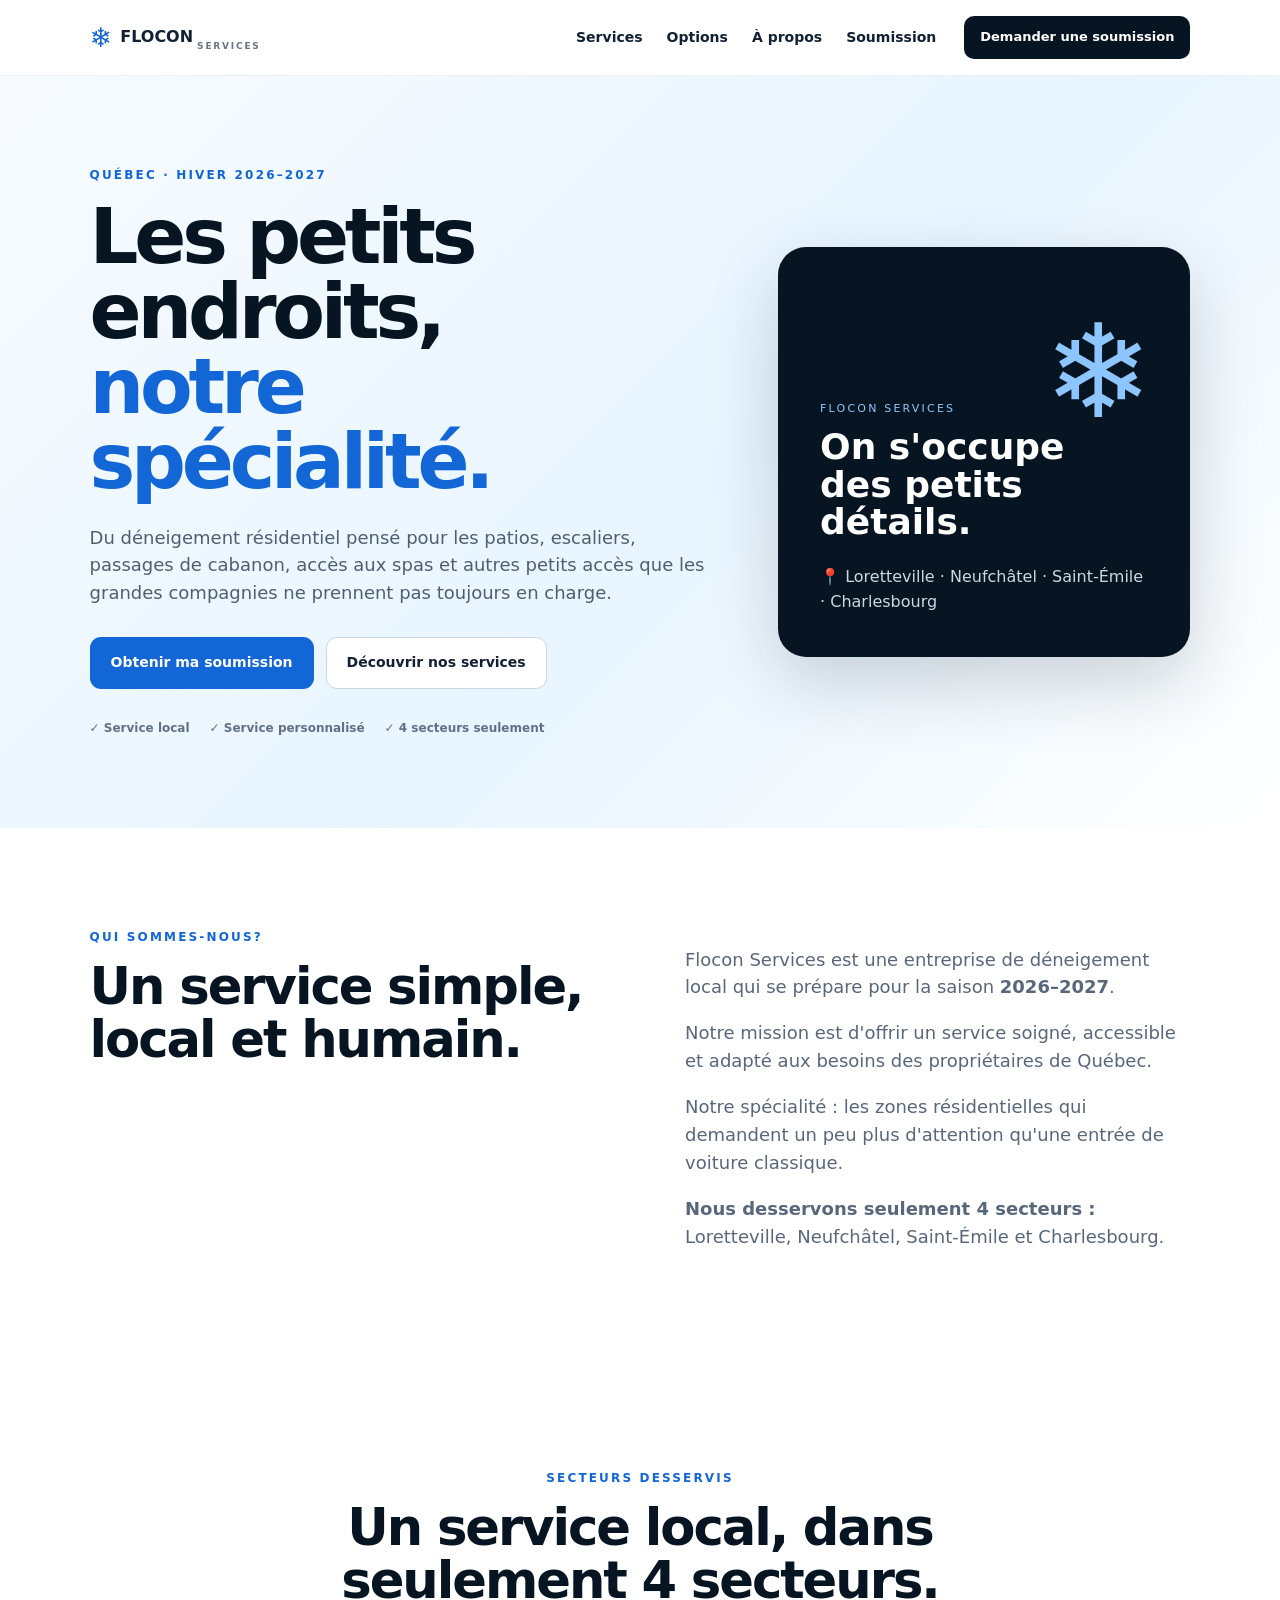
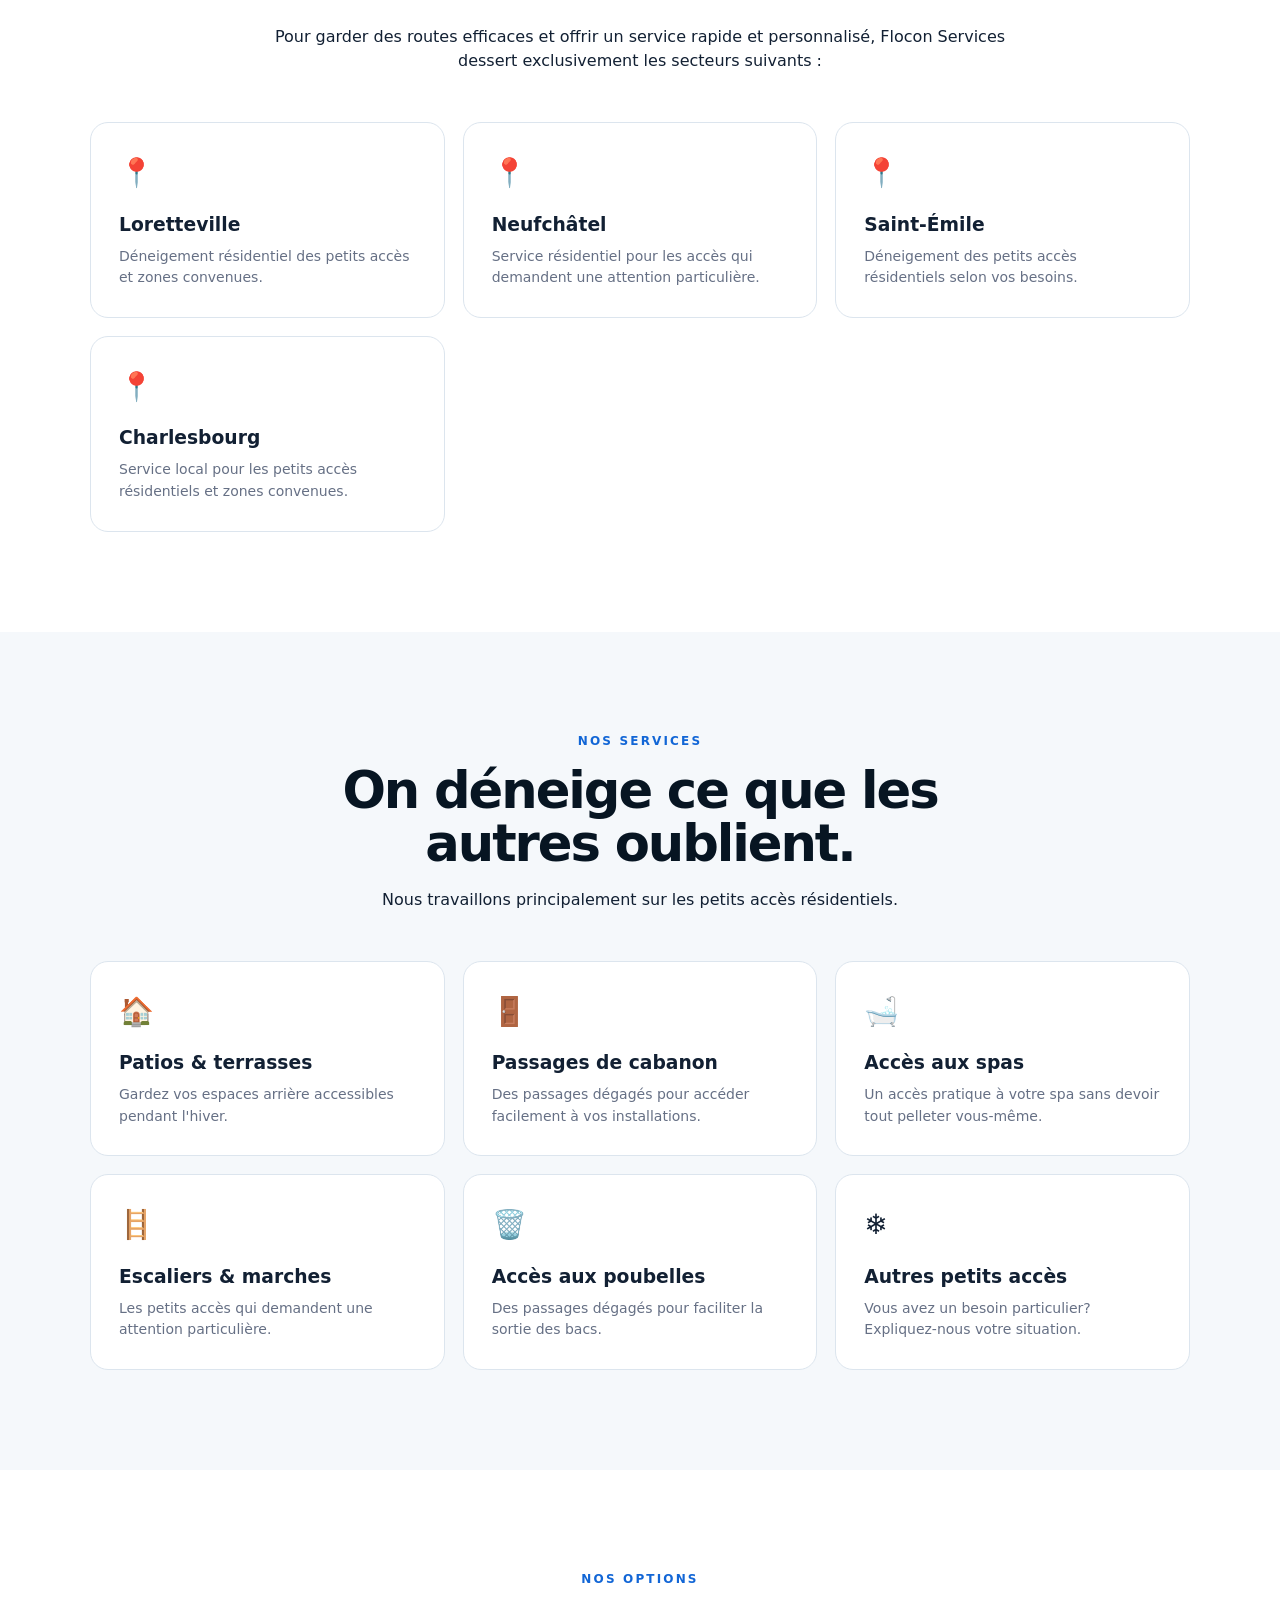
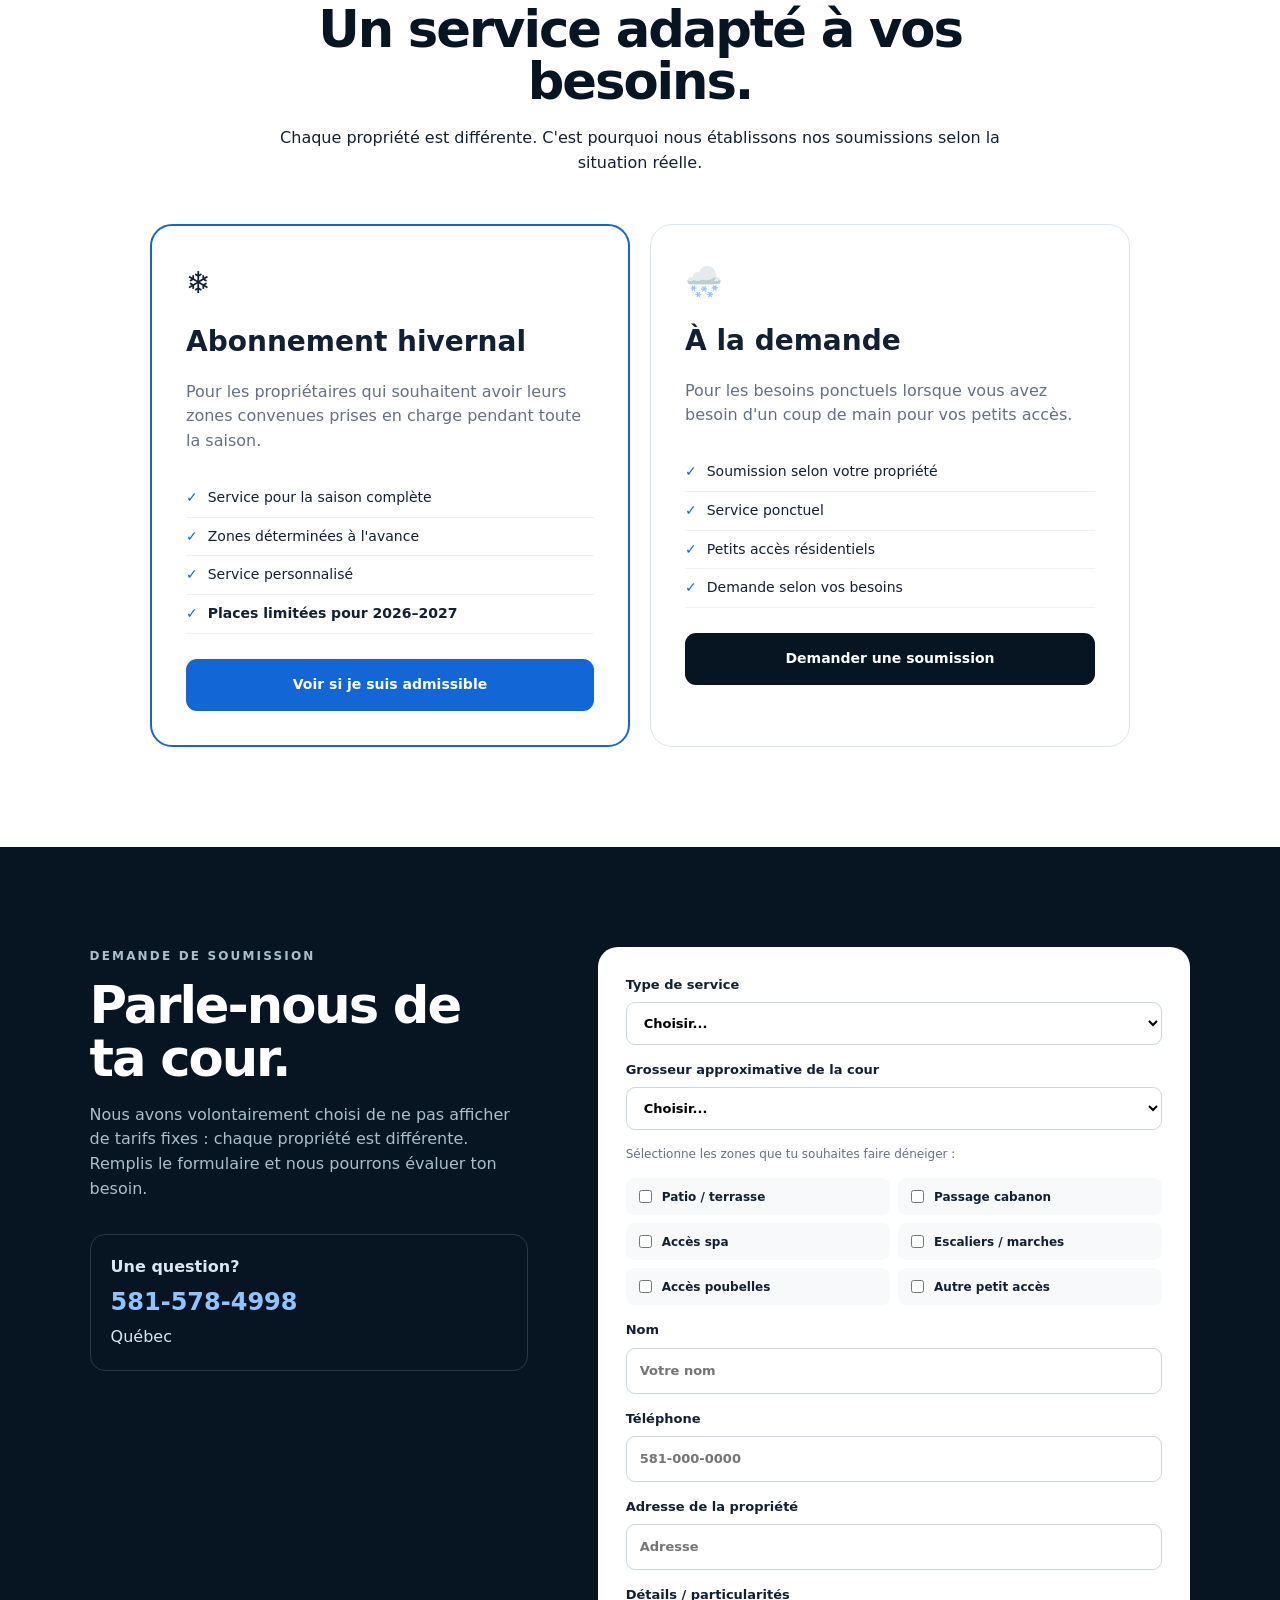
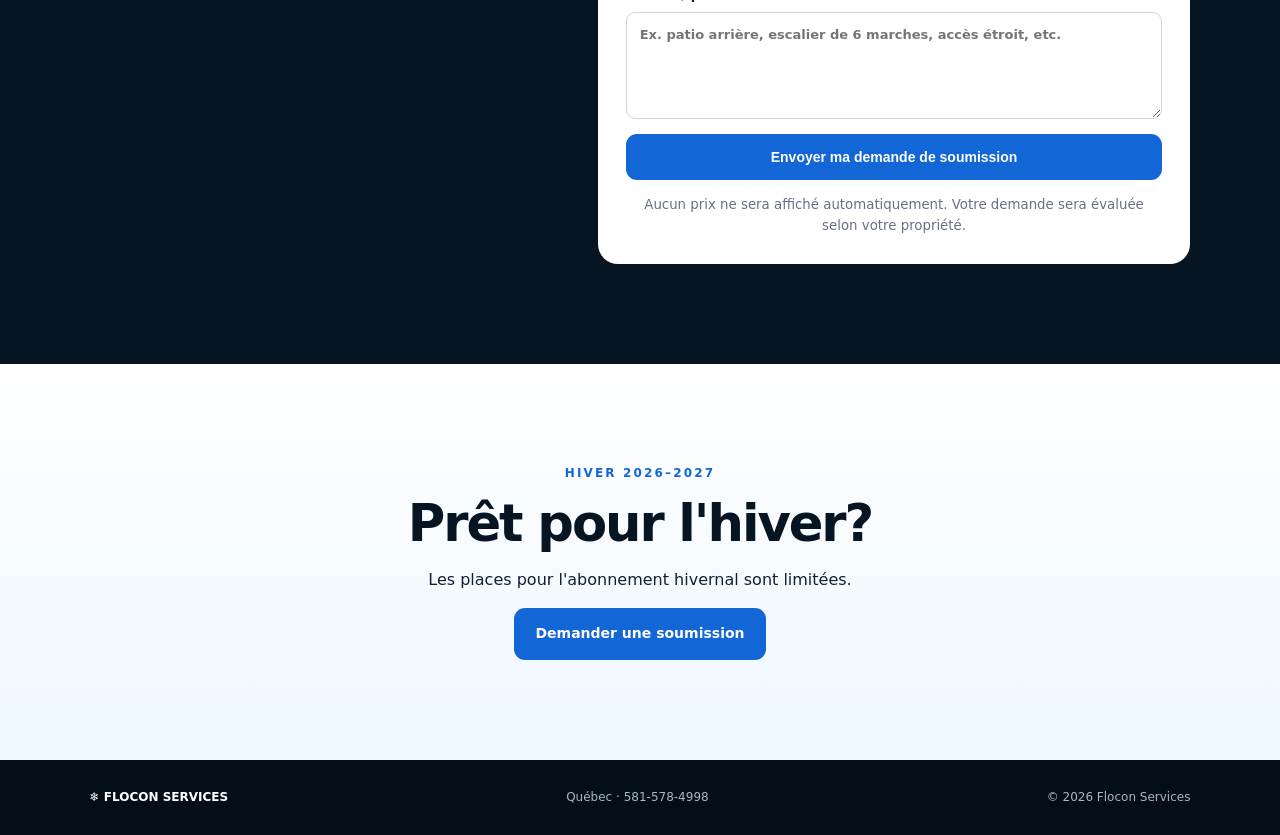
<file: index.html>
<!doctype html>
<html lang="fr-CA">
<head>
<meta charset="utf-8"><meta name="viewport" content="width=device-width,initial-scale=1">
<meta name="description" content="Flocon Services — déneigement résidentiel à Québec.">
<title>Flocon Services | Déneigement résidentiel à Québec</title>
<link rel="stylesheet" href="style.css">
</head>
<body>
<header>
  <a class="logo" href="#accueil"><span>❄</span><b>FLOCON</b><small>SERVICES</small></a>
  <nav id="nav"><a href="#services">Services</a><a href="#forfaits">Options</a><a href="#apropos">À propos</a><a href="#soumission">Soumission</a></nav>
  <a class="headbtn" href="#soumission">Demander une soumission</a>
  <button id="menu" aria-label="Menu">☰</button>
</header>

<main>
<section class="hero" id="accueil">
  <div class="heroText">
    <p class="eyebrow">QUÉBEC · HIVER 2026–2027</p>
    <h1>Les petits endroits,<br><span>notre spécialité.</span></h1>
    <p class="lead">Du déneigement résidentiel pensé pour les patios, escaliers, passages de cabanon, accès aux spas et autres petits accès que les grandes compagnies ne prennent pas toujours en charge.</p>
    <div class="actions"><a class="btn primary" href="#soumission">Obtenir ma soumission</a><a class="btn ghost" href="#services">Découvrir nos services</a></div>
    <div class="trust"><span>✓ Service local</span><span>✓ Service personnalisé</span><span>✓ 4 secteurs seulement</span></div>
  </div>
  <div class="heroCard"><div class="flake">❄</div><p>FLOCON SERVICES</p><strong>On s'occupe<br>des petits détails.</strong><span>📍 Loretteville · Neufchâtel · Saint-Émile · Charlesbourg</span></div>
</section>

<section class="section intro" id="apropos">
  <div><p class="eyebrow">QUI SOMMES-NOUS?</p><h2>Un service simple, local et humain.</h2></div>
  <div class="copy"><p>Flocon Services est une entreprise de déneigement local qui se prépare pour la saison <b>2026–2027</b>.</p><p>Notre mission est d'offrir un service soigné, accessible et adapté aux besoins des propriétaires de Québec.</p><p>Notre spécialité : les zones résidentielles qui demandent un peu plus d'attention qu'une entrée de voiture classique.</p><p><b>Nous desservons seulement 4 secteurs :</b> Loretteville, Neufchâtel, Saint-Émile et Charlesbourg.</p></div>
</section>

<section class="section" id="secteurs">
  <div class="center"><p class="eyebrow">SECTEURS DESSERVIS</p><h2>Un service local, dans seulement 4 secteurs.</h2><p>Pour garder des routes efficaces et offrir un service rapide et personnalisé, Flocon Services dessert exclusivement les secteurs suivants :</p></div>
  <div class="grid">
    <article><span>📍</span><h3>Loretteville</h3><p>Déneigement résidentiel des petits accès et zones convenues.</p></article>
    <article><span>📍</span><h3>Neufchâtel</h3><p>Service résidentiel pour les accès qui demandent une attention particulière.</p></article>
    <article><span>📍</span><h3>Saint-Émile</h3><p>Déneigement des petits accès résidentiels selon vos besoins.</p></article>
    <article><span>📍</span><h3>Charlesbourg</h3><p>Service local pour les petits accès résidentiels et zones convenues.</p></article>
  </div>
</section>

<section class="section light" id="services">
  <div class="center"><p class="eyebrow">NOS SERVICES</p><h2>On déneige ce que les autres oublient.</h2><p>Nous travaillons principalement sur les petits accès résidentiels.</p></div>
  <div class="grid">
    <article><span>🏠</span><h3>Patios & terrasses</h3><p>Gardez vos espaces arrière accessibles pendant l'hiver.</p></article>
    <article><span>🚪</span><h3>Passages de cabanon</h3><p>Des passages dégagés pour accéder facilement à vos installations.</p></article>
    <article><span>🛁</span><h3>Accès aux spas</h3><p>Un accès pratique à votre spa sans devoir tout pelleter vous-même.</p></article>
    <article><span>🪜</span><h3>Escaliers & marches</h3><p>Les petits accès qui demandent une attention particulière.</p></article>
    <article><span>🗑️</span><h3>Accès aux poubelles</h3><p>Des passages dégagés pour faciliter la sortie des bacs.</p></article>
    <article><span>❄️</span><h3>Autres petits accès</h3><p>Vous avez un besoin particulier? Expliquez-nous votre situation.</p></article>
  </div>
</section>

<section class="section" id="forfaits">
  <div class="center"><p class="eyebrow">NOS OPTIONS</p><h2>Un service adapté à vos besoins.</h2><p>Chaque propriété est différente. C'est pourquoi nous établissons nos soumissions selon la situation réelle.</p></div>
  <div class="options">
    <article class="option"><div class="icon">❄️</div><h3>Abonnement hivernal</h3><p>Pour les propriétaires qui souhaitent avoir leurs zones convenues prises en charge pendant toute la saison.</p><ul><li>Service pour la saison complète</li><li>Zones déterminées à l'avance</li><li>Service personnalisé</li><li><b>Places limitées pour 2026–2027</b></li></ul><a class="btn primary full" href="#soumission" data-type="saisonnier">Voir si je suis admissible</a></article>
    <article class="option"><div class="icon">🌨️</div><h3>À la demande</h3><p>Pour les besoins ponctuels lorsque vous avez besoin d'un coup de main pour vos petits accès.</p><ul><li>Soumission selon votre propriété</li><li>Service ponctuel</li><li>Petits accès résidentiels</li><li>Demande selon vos besoins</li></ul><a class="btn dark full" href="#soumission" data-type="shot">Demander une soumission</a></article>
  </div>
</section>

<section class="section darkbg" id="soumission">
  <div class="quote">
    <div>
      <p class="eyebrow white">DEMANDE DE SOUMISSION</p>
      <h2>Parle-nous de ta cour.</h2>
      <p>Nous avons volontairement choisi de ne pas afficher de tarifs fixes : chaque propriété est différente. Remplis le formulaire et nous pourrons évaluer ton besoin.</p>
      <div class="contact"><b>Une question?</b><a href="tel:+15815784998">581-578-4998</a><span>Québec</span></div>
    </div>
    <form id="form">
      <input type="hidden" id="selectedType">
      <label>Type de service<select id="type" required><option value="">Choisir...</option><option value="saisonnier">Abonnement hivernal</option><option value="shot">À la demande</option></select></label>
      <label>Grosseur approximative de la cour<select id="size" required><option value="">Choisir...</option><option>Petite</option><option>Standard</option><option>Grande</option></select></label>
      <p class="formIntro">Sélectionne les zones que tu souhaites faire déneiger :</p>
      <div class="checks">
        <label><input type="checkbox" value="Patio / terrasse"> Patio / terrasse</label>
        <label><input type="checkbox" value="Passage cabanon"> Passage cabanon</label>
        <label><input type="checkbox" value="Accès spa"> Accès spa</label>
        <label><input type="checkbox" value="Escaliers / marches"> Escaliers / marches</label>
        <label><input type="checkbox" value="Accès poubelles"> Accès poubelles</label>
        <label><input type="checkbox" value="Autre petit accès"> Autre petit accès</label>
      </div>
      <label>Nom<input id="name" required placeholder="Votre nom"></label>
      <label>Téléphone<input id="phone" type="tel" required placeholder="581-000-0000"></label>
      <label>Adresse de la propriété<input id="address" required placeholder="Adresse"></label>
      <label>Détails / particularités<textarea id="details" rows="4" placeholder="Ex. patio arrière, escalier de 6 marches, accès étroit, etc."></textarea></label>
      <button class="btn primary full" type="submit">Envoyer ma demande de soumission</button>
      <small class="note">Aucun prix ne sera affiché automatiquement. Votre demande sera évaluée selon votre propriété.</small>
    </form>
  </div>
</section>

<section class="section final"><p class="eyebrow">HIVER 2026–2027</p><h2>Prêt pour l'hiver?</h2><p>Les places pour l'abonnement hivernal sont limitées.</p><a class="btn primary" href="#soumission">Demander une soumission</a></section>
</main>

<footer><b>❄ FLOCON SERVICES</b><span>Québec · 581-578-4998</span><span>© <span id="year"></span> Flocon Services</span></footer>
<script src="script.js"></script>
</body></html>
</file>
<file: style.css>
*{box-sizing:border-box}html{scroll-behavior:smooth}body{margin:0;font-family:Inter,system-ui,-apple-system,Segoe UI,sans-serif;color:#122033;line-height:1.55}a{text-decoration:none;color:inherit}header{height:76px;display:flex;align-items:center;gap:28px;padding:0 7vw;position:sticky;top:0;z-index:9;background:#fffffff2;backdrop-filter:blur(12px);border-bottom:1px solid #edf1f5}.logo{display:flex;align-items:center;gap:8px;font-weight:900}.logo span{font-size:27px;color:#1266d6}.logo small{font-size:9px;letter-spacing:.2em;color:#687386;margin-left:-4px;margin-top:18px}nav{display:flex;gap:24px;margin-left:auto;font-size:14px;font-weight:750}nav a:hover{color:#1266d6}.headbtn{background:#071522;color:#fff;padding:11px 16px;border-radius:10px;font-size:13px;font-weight:800}#menu{display:none;border:0;background:none;font-size:24px}.hero{min-height:680px;padding:90px 7vw;display:grid;grid-template-columns:1.2fr .8fr;gap:70px;align-items:center;background:linear-gradient(135deg,#f7fbff,#e8f5ff 55%,#fff)}.eyebrow{font-size:12px;letter-spacing:.18em;font-weight:900;color:#1266d6;margin:0 0 14px}.white{color:#8dc5ff}h1{font-size:clamp(44px,6vw,78px);line-height:.98;letter-spacing:-.055em;margin:0 0 24px;color:#071522}h1 span{color:#1266d6}h2{font-size:clamp(34px,4vw,52px);line-height:1.03;letter-spacing:-.04em;margin:0 0 18px;color:#071522}.lead{font-size:18px;max-width:680px;color:#4f5f72}.actions{display:flex;gap:12px;flex-wrap:wrap;margin:30px 0}.btn{display:inline-flex;align-items:center;justify-content:center;border-radius:11px;padding:14px 20px;font-weight:850;font-size:14px;border:1px solid transparent;cursor:pointer}.primary{background:#1266d6;color:#fff}.ghost{border-color:#cbd7e4;background:#fff}.dark{background:#071522;color:#fff}.full{width:100%}.trust{display:flex;gap:20px;flex-wrap:wrap;font-size:12px;font-weight:750;color:#607086}.heroCard{min-height:410px;border-radius:28px;background:#071522;color:#fff;padding:42px;display:flex;flex-direction:column;justify-content:flex-end;position:relative;overflow:hidden;box-shadow:0 25px 70px #0715222e}.flake{position:absolute;right:38px;top:25px;font-size:130px;color:#8dc5ff}.heroCard p{font-size:11px;letter-spacing:.2em;color:#8dc5ff}.heroCard strong{font-size:36px;line-height:1.05}.heroCard span{margin-top:24px;color:#cbd8e6}.section{padding:100px 7vw}.intro{display:grid;grid-template-columns:1fr 1fr;gap:90px}.copy{font-size:18px;color:#58677a}.light{background:#f5f8fb}.center{text-align:center;max-width:760px;margin:0 auto 48px}.grid{display:grid;grid-template-columns:repeat(3,1fr);gap:18px;max-width:1100px;margin:auto}.grid article{background:#fff;border:1px solid #dce5ee;border-radius:18px;padding:28px;min-height:190px}.grid article span{font-size:28px}.grid h3{margin:15px 0 7px}.grid p{color:#667085;font-size:14px;margin:0}.options{display:grid;grid-template-columns:repeat(2,minmax(0,480px));gap:20px;justify-content:center}.option{border:1px solid #dce5ee;border-radius:22px;padding:34px;background:#fff}.option:first-child{border:2px solid #1266d6}.icon{font-size:30px}.option h3{font-size:28px;margin:14px 0 5px}.option p{color:#667085}.option ul{padding:0;margin:25px 0;list-style:none}.option li{padding:8px 0;border-bottom:1px solid #eef2f6;font-size:14px}.option li:before{content:"✓";color:#1266d6;font-weight:900;margin-right:10px}.darkbg{background:#071522;color:#dbe6f0}.darkbg h2{color:#fff}.quote{display:grid;grid-template-columns:.85fr 1.15fr;gap:70px;max-width:1150px;margin:auto}.quote p{color:#aebdca}.contact{margin-top:32px;border:1px solid #ffffff26;border-radius:15px;padding:20px;display:flex;flex-direction:column;gap:4px}.contact a{color:#8dc5ff;font-size:24px;font-weight:900}.quote form{background:#fff;color:#122033;border-radius:20px;padding:28px;display:grid;gap:15px}.quote form label{font-size:13px;font-weight:800;display:grid;gap:7px}input,select,textarea{width:100%;border:1px solid #ccd7e2;border-radius:9px;padding:12px 13px;font:inherit;background:#fff}.checks{display:grid;grid-template-columns:1fr 1fr;gap:8px}.checks label{display:flex!important;align-items:center;background:#f7f9fb;padding:9px;border-radius:8px;font-size:12px!important}.checks input{width:auto}.formIntro{font-size:12px!important;color:#667085!important;margin:0}.note{text-align:center;color:#667085}.final{text-align:center;background:linear-gradient(#fff,#eef7ff)}footer{background:#040e18;color:#aab7c4;padding:28px 7vw;display:flex;justify-content:space-between;gap:20px;flex-wrap:wrap;font-size:12px}footer b{color:#fff}@media(max-width:900px){nav,.headbtn{display:none}#menu{display:block;margin-left:auto}.open{display:flex!important;position:absolute;top:76px;left:0;right:0;background:#fff;padding:20px 7vw;flex-direction:column;border-bottom:1px solid #dce5ee}.hero,.intro,.quote{grid-template-columns:1fr}.grid{grid-template-columns:1fr 1fr}.options{grid-template-columns:1fr}}@media(max-width:560px){.hero,.section{padding:70px 5vw}.grid,.checks{grid-template-columns:1fr}.actions .btn{width:100%}.heroCard{min-height:300px}}
</file>
